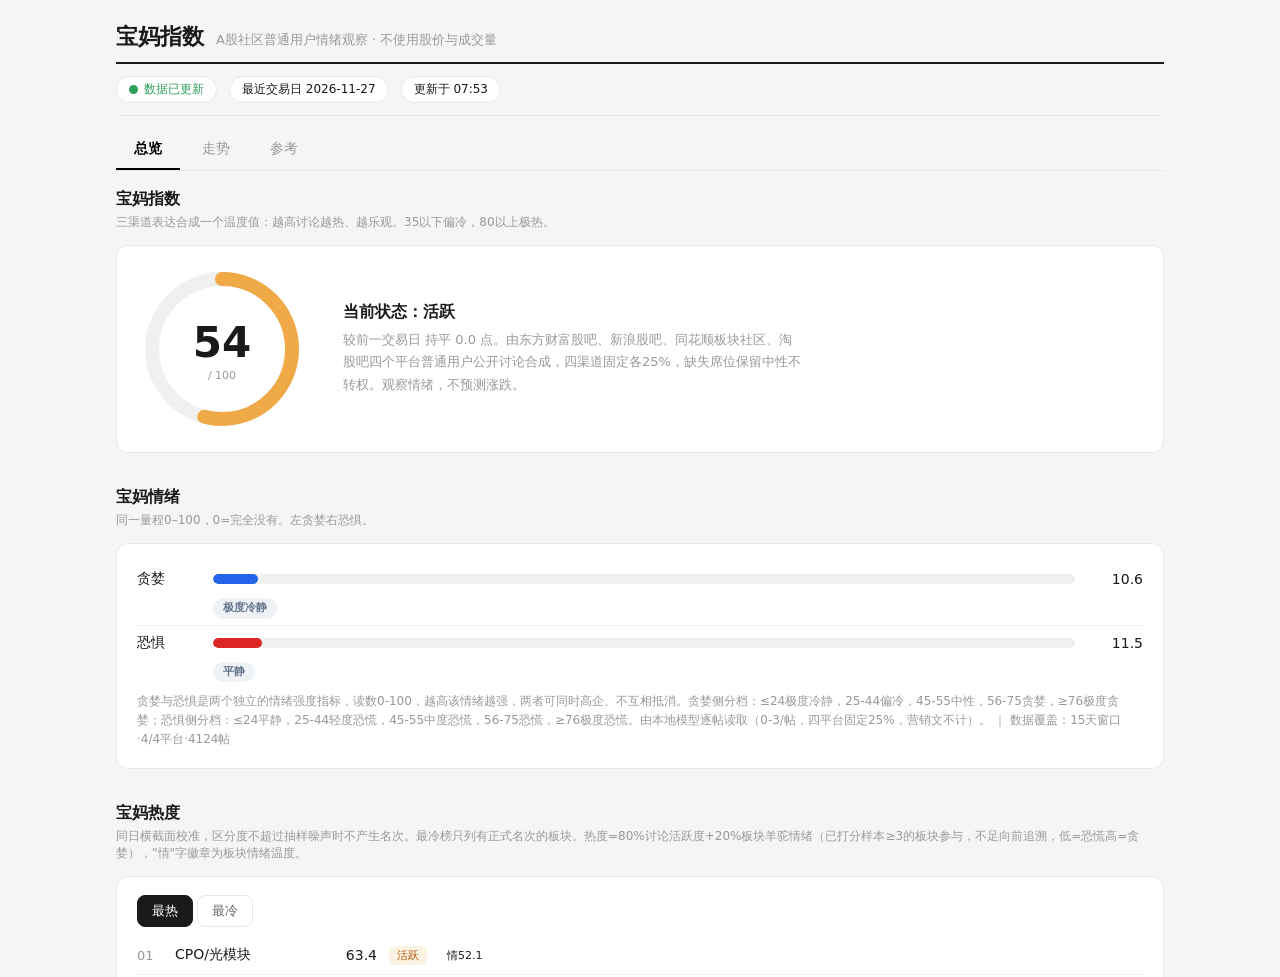
<file: index.html>
<!DOCTYPE html>
<html lang="zh-CN">
<head>
<meta charset="utf-8">
<title>宝妈指数</title>
<meta http-equiv="refresh" content="0; url=dashboard.html">
<meta name="viewport" content="width=device-width, initial-scale=1">
<style>body{font-family:system-ui,sans-serif;background:#f5f5f4;color:#1a1a1a;display:flex;min-height:100vh;margin:0;align-items:center;justify-content:center}a{color:#dc2626}</style>
</head>
<body><p>正在打开 <a href="dashboard.html">宝妈指数</a>…</p></body>
</html>
</file>
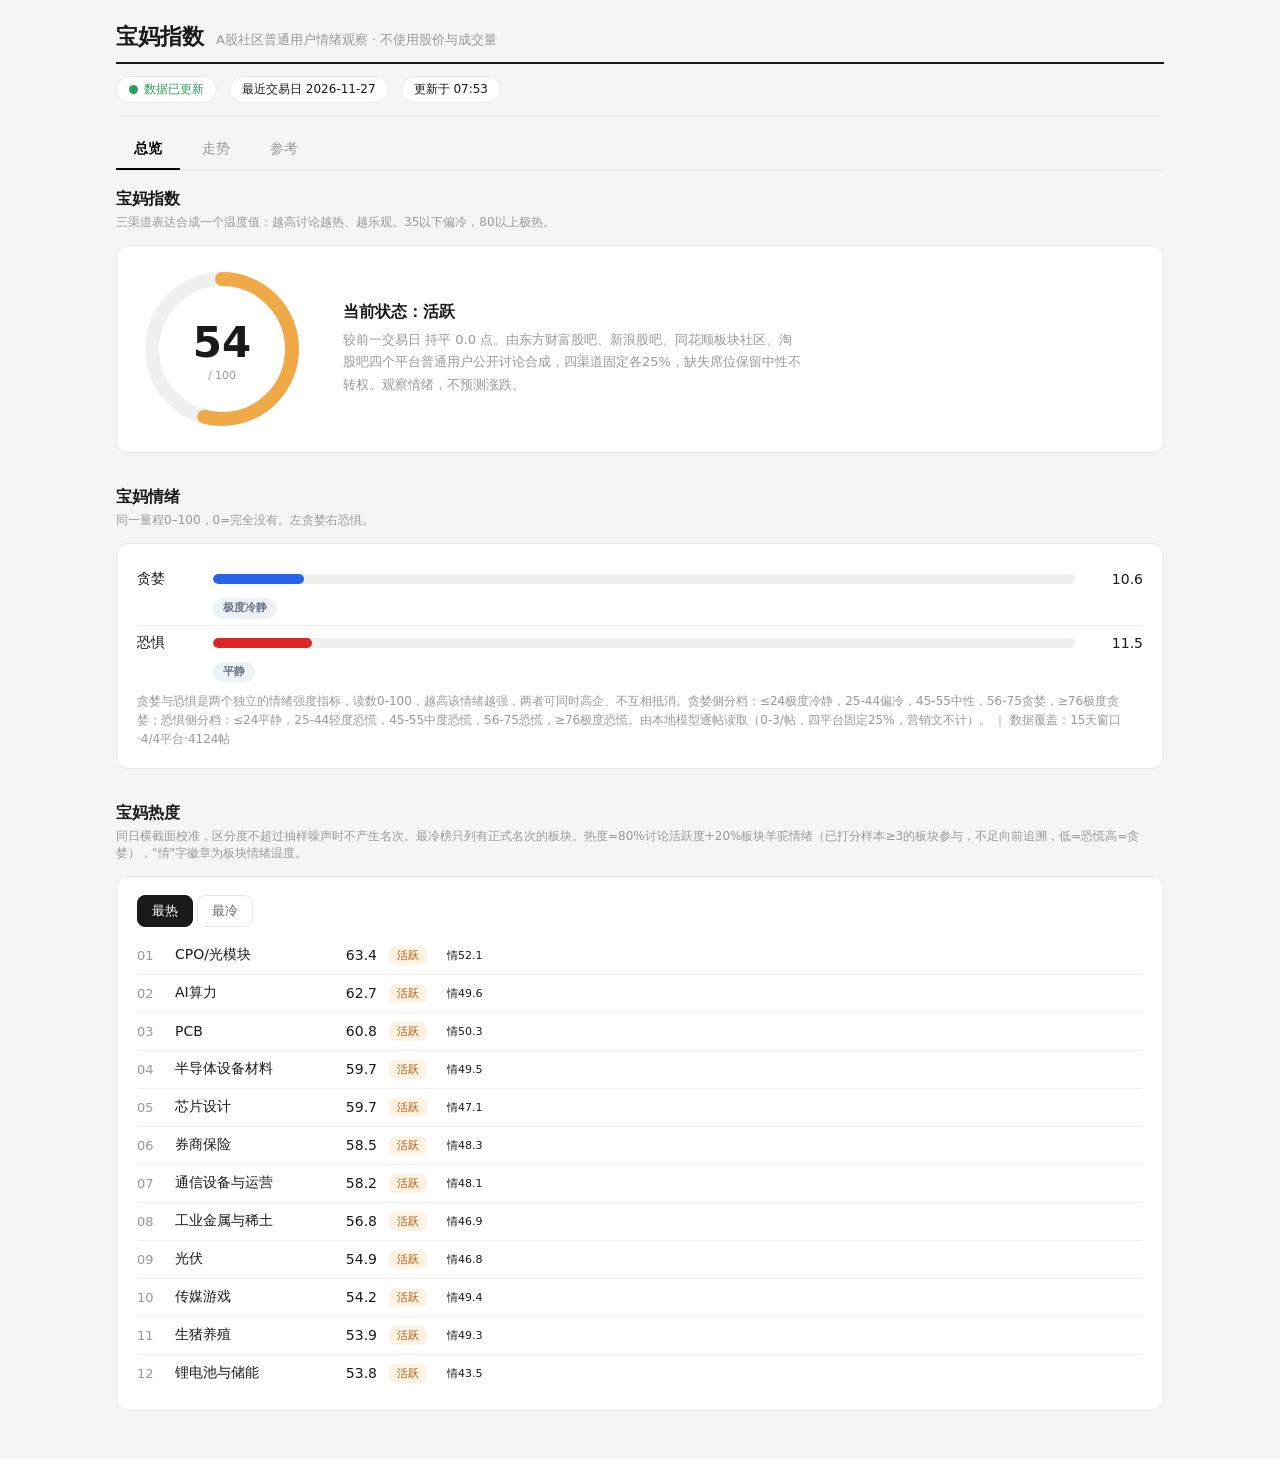
<file: dashboard.html>
<!DOCTYPE html>
<html lang="zh-CN">
<head>
<meta charset="utf-8">
<meta name="viewport" content="width=device-width, initial-scale=1">
<title>宝妈指数</title>
<meta name="theme-color" content="#dc2626">
<meta name="apple-mobile-web-app-capable" content="yes">
<meta name="apple-mobile-web-app-status-bar-style" content="default">
<meta name="apple-mobile-web-app-title" content="宝妈指数">
<link rel="manifest" href="manifest.webmanifest">
<link rel="icon" href="icon-192.png" sizes="192x192">
<link rel="apple-touch-icon" href="icon-192.png">
<link rel="stylesheet" href="styles.css">
</head>
<body>
<div class="wrap">

  <header class="brand"><h1>宝妈指数</h1><small>A股社区普通用户情绪观察 · 不使用股价与成交量</small></header>

  <div class="statusbar">
    <span class="pill"><span class="lamp idle" id="lamp"></span><span class="statxt idle" id="statxt">等待首次更新</span></span>
    <span class="pill" id="daypill">最近交易日 --</span>
    <span class="pill" id="timepill">更新于 --:--</span>
  </div>

  <div class="tabs">
    <button class="tab on" data-p="p-all">总览</button>
    <button class="tab" data-p="p-trend">走势</button>
    <button class="tab" data-p="p-ref">参考</button>
  </div>

  <div class="panel on" id="p-all">
    <h2>宝妈指数</h2>
    <p class="sub" id="gauge-sub">三渠道表达合成一个温度值：越高讨论越热、越乐观。35以下偏冷，80以上极热。</p>
    <div class="card hero">
      <svg width="170" height="170" viewBox="0 0 170 170" id="gauge-svg"></svg>
      <div>
        <div class="state" id="gauge-state">--</div>
        <div class="desc" id="gauge-desc"></div>
      </div>
    </div>

    <h2>宝妈情绪</h2>
    <p class="sub">同一量程0–100，0=完全没有。左贪婪右恐惧。</p>
    <div class="card">
      <div class="gfrow">
        <span class="gflabel">贪婪</span>
        <div class="bar gbar"><i id="gbar-i"></i></div>
        <span class="num" id="gval">--</span>
      </div>
      <div class="gfchiprow"><span class="gfchip" id="gval-tier"></span><span class="gfchip" id="gval-pct" style="display:none;margin-left:6px"></span></div>
      <div class="gfrow" style="border-top:1px solid #f0f0ee">
        <span class="gflabel">恐惧</span>
        <div class="bar fbar"><i id="fbar-i"></i></div>
        <span class="num" id="fval">--</span>
      </div>
      <div class="gfchiprow"><span class="gfchip" id="fval-tier"></span><span class="gfchip" id="fval-pct" style="display:none;margin-left:6px"></span></div>
      <div class="muted note" id="gf-note">贪婪=热度/方向/强度/追涨/新手/关注六项均值经Sigmoid放大（中心50、坡度4）：略高于中性的活跃市即显示60上下，80以上才是亢奋。恐惧=恐慌原始分。两者同量程0–100、0为基准。仅显示端合成，评分口径不变。</div>
    </div>

    <h2>宝妈热度</h2>
    <p class="sub">同日横截面校准，区分度不超过抽样噪声时不产生名次。最冷榜只列有正式名次的板块。热度=80%讨论活跃度+20%板块羊驼情绪（已打分样本≥3的板块参与，不足向前追溯，低=恐慌高=贪婪），"情"字徽章为板块情绪温度。</p>
    <div class="card">
      <div class="subtabs">
        <button class="subtab on" data-t="hot">最热</button>
        <button class="subtab" data-t="cold">最冷</button>
      </div>
      <div id="ranklist"></div>
    </div>
  </div>

  <div class="panel" id="p-trend">
    <h2>宝妈地图</h2>
    <p class="sub">横轴看多空方向，纵轴看板块综合热度；先做渠道内同日校准，再让四个渠道各占25%。</p>
    <div class="smap-summary" id="smap-summary"></div>
    <div class="smap-shell" id="smap"></div>
    <div class="muted note">圆点越大，最近三个交易日有效样本越多。纵轴以帖子数量和参与活跃为主；情绪方向与躁动度在点位旁小字显示。</div>
  </div>

  <div class="panel" id="p-ref">
    <h2>羊驼抽检</h2>
  <div class="muted note">每轮从羊驼已打分帖子中确定性抽取 24 条（强方向8、强情绪8、营销文4、平静帖4），供人工核对模型读向与情绪质量。标题来自公开论坛帖子。</div>
  <div class="card" id="llmaudit" style="padding:6px 12px"></div>
  <h2>指数参考</h2>
    <p class="sub">原三口径拆解，仅备查。三者同质化高，日常看宝妈指数即可。</p>
    <div class="grid trio" id="trio"></div>

    <h2>宝妈曲线</h2>
    <p class="sub">历史综合温度走势，单日一点。</p>
    <div class="card">
      <svg class="chart" id="history-svg" viewBox="0 0 960 220" preserveAspectRatio="none"></svg>
      <div class="muted small" id="history-range"></div>
    </div>
  </div>

</div>
<script src="data.js"></script>
<script src="dashboard.js"></script>
<script>
if ("serviceWorker" in navigator) {
  window.addEventListener("load", function () {
    navigator.serviceWorker.register("sw.js").catch(function () {});
  });
}
</script>
</body>
</html>
</file>
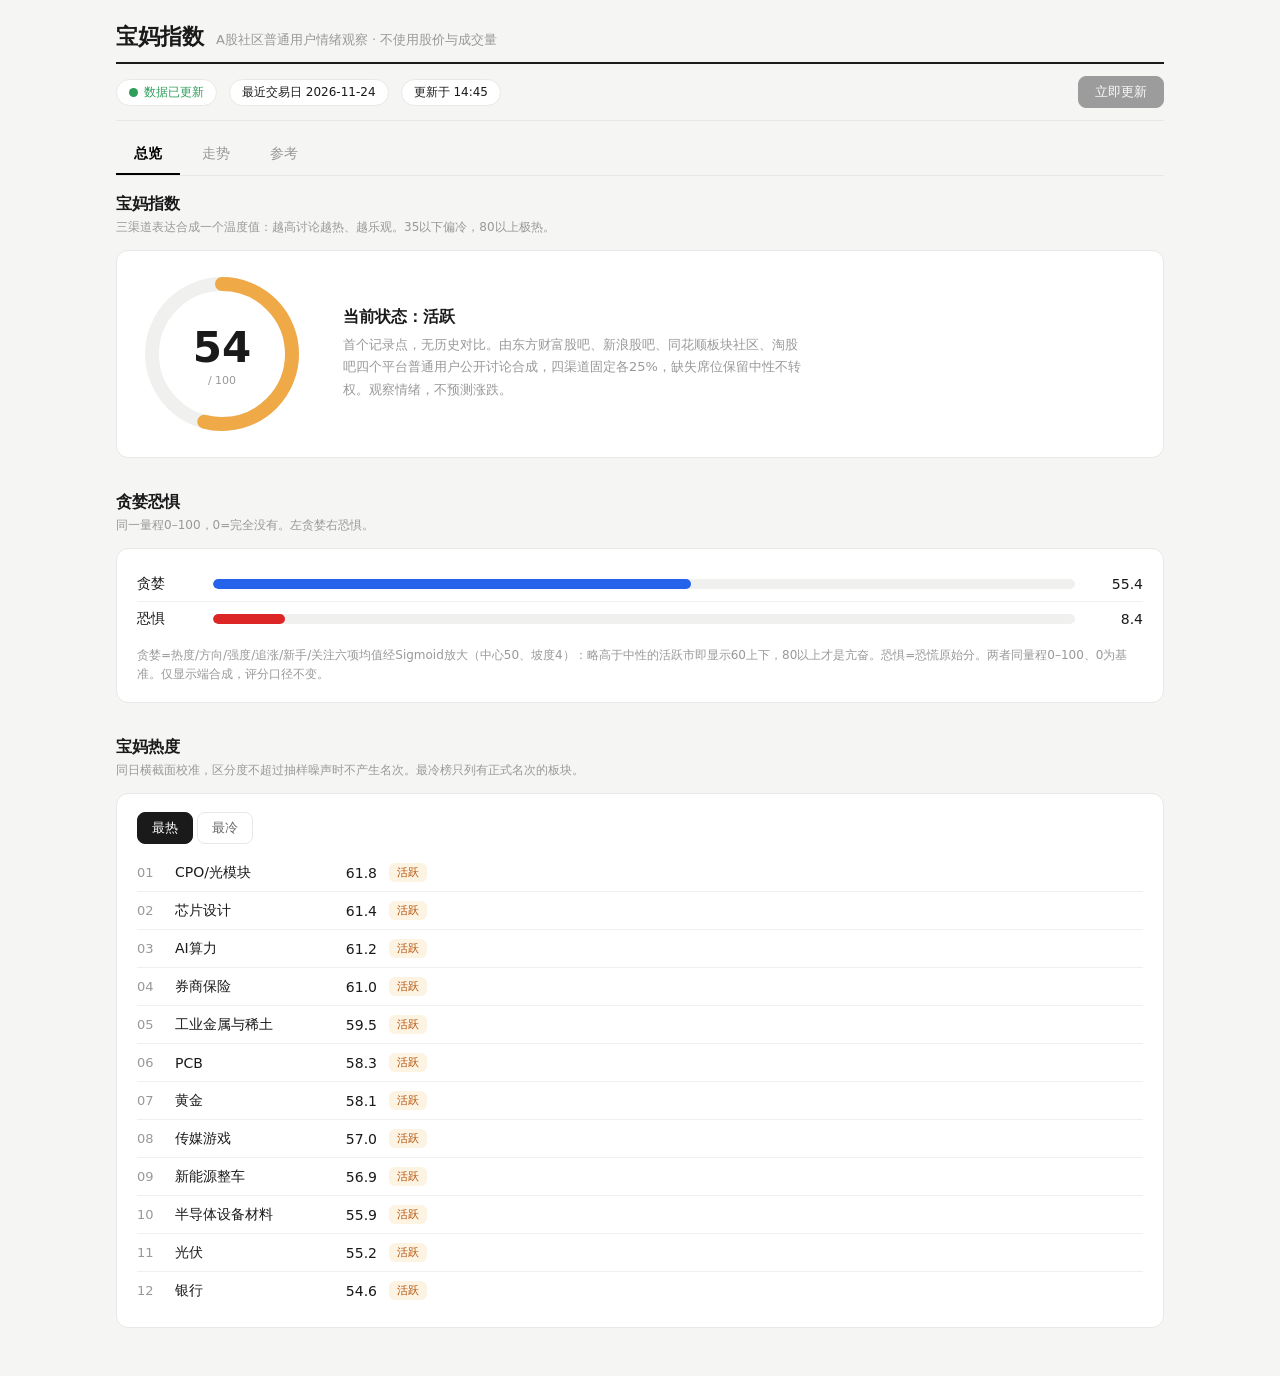
<file: bmsx_index_mobile/dashboard.html>
<!DOCTYPE html>
<html lang="zh-CN">
<head>
<meta charset="utf-8">
<meta name="viewport" content="width=device-width, initial-scale=1">
<title>宝妈指数</title>
<meta name="theme-color" content="#dc2626">
<meta name="apple-mobile-web-app-capable" content="yes">
<meta name="apple-mobile-web-app-status-bar-style" content="default">
<meta name="apple-mobile-web-app-title" content="宝妈指数">
<link rel="manifest" href="manifest.webmanifest">
<link rel="icon" href="icon-192.png" sizes="192x192">
<link rel="apple-touch-icon" href="icon-192.png">
<link rel="stylesheet" href="styles.css">
</head>
<body>
<div class="wrap">

  <header class="brand"><h1>宝妈指数</h1><small>A股社区普通用户情绪观察 · 不使用股价与成交量</small></header>

  <div class="statusbar">
    <span class="pill"><span class="lamp idle" id="lamp"></span><span class="statxt idle" id="statxt">等待首次更新</span></span>
    <span class="pill" id="daypill">最近交易日 --</span>
    <span class="pill" id="timepill">更新于 --:--</span>
    <div class="progress" id="progwrap"><i id="prog"></i></div>
    <div class="grow"></div>
    <button class="btn" id="btnupd">立即更新</button>
  </div>

  <div class="tabs">
    <button class="tab on" data-p="p-all">总览</button>
    <button class="tab" data-p="p-trend">走势</button>
    <button class="tab" data-p="p-ref">参考</button>
  </div>

  <div class="panel on" id="p-all">
    <h2>宝妈指数</h2>
    <p class="sub" id="gauge-sub">三渠道表达合成一个温度值：越高讨论越热、越乐观。35以下偏冷，80以上极热。</p>
    <div class="card hero">
      <svg width="170" height="170" viewBox="0 0 170 170" id="gauge-svg"></svg>
      <div>
        <div class="state" id="gauge-state">--</div>
        <div class="desc" id="gauge-desc"></div>
      </div>
    </div>

    <h2>贪婪恐惧</h2>
    <p class="sub">同一量程0–100，0=完全没有。左贪婪右恐惧。</p>
    <div class="card">
      <div class="gfrow">
        <span class="gflabel">贪婪</span>
        <div class="bar gbar"><i id="gbar-i"></i></div>
        <span class="num" id="gval">--</span>
      </div>
      <div class="gfrow" style="border-top:1px solid #f0f0ee">
        <span class="gflabel">恐惧</span>
        <div class="bar fbar"><i id="fbar-i"></i></div>
        <span class="num" id="fval">--</span>
      </div>
      <div class="muted note">贪婪=热度/方向/强度/追涨/新手/关注六项均值经Sigmoid放大（中心50、坡度4）：略高于中性的活跃市即显示60上下，80以上才是亢奋。恐惧=恐慌原始分。两者同量程0–100、0为基准。仅显示端合成，评分口径不变。</div>
    </div>

    <h2>宝妈热度</h2>
    <p class="sub">同日横截面校准，区分度不超过抽样噪声时不产生名次。最冷榜只列有正式名次的板块。</p>
    <div class="card">
      <div class="subtabs">
        <button class="subtab on" data-t="hot">最热</button>
        <button class="subtab" data-t="cold">最冷</button>
      </div>
      <div id="ranklist"></div>
    </div>
  </div>

  <div class="panel" id="p-trend">
    <h2>宝妈地图</h2>
    <p class="sub">横轴看多空方向，纵轴看板块综合热度；先做渠道内同日校准，再让四个渠道各占25%。</p>
    <div class="smap-summary" id="smap-summary"></div>
    <div class="smap-shell" id="smap"></div>
    <div class="muted note">圆点越大，最近三个交易日有效样本越多。纵轴以帖子数量和参与活跃为主；情绪方向与躁动度在点位旁小字显示。</div>
  </div>

  <div class="panel" id="p-ref">
    <h2>原帖抽样</h2>
    <p class="sub">营销号、认证号、重复文本已剔除；作者每日限3帖防刷屏刷分。此处仅抽样。</p>
    <div class="card" id="posts"></div>

    <h2>指数参考</h2>
    <p class="sub">原三口径拆解，仅备查。三者同质化高，日常看宝妈指数即可。</p>
    <div class="grid trio" id="trio"></div>

    <h2>宝妈曲线</h2>
    <p class="sub">历史综合温度走势，单日一点。</p>
    <div class="card">
      <svg class="chart" id="history-svg" viewBox="0 0 960 220" preserveAspectRatio="none"></svg>
      <div class="muted small" id="history-range"></div>
    </div>
  </div>

</div>
<script src="data.js"></script>
<script src="dashboard.js"></script>
<script>
if ("serviceWorker" in navigator) {
  window.addEventListener("load", function () {
    navigator.serviceWorker.register("sw.js").catch(function () {});
  });
}
</script>
</body>
</html>
</file>
<file: styles.css>
/* 宝妈指数 GUI — 表现层样式（评分/采集/聚合逻辑不在本文件） */
:root{--ink:#1a1a1a;--line:#e8e8e6;--mut:#999;--hot:#dc2626;--warm:#b45309;--ok:#2e9e5b;--blue:#2563eb}
*{box-sizing:border-box}
body{font-family:system-ui,-apple-system,"Segoe UI","Microsoft YaHei",sans-serif;background:#f5f5f4;margin:0;color:var(--ink)}
.wrap{max-width:1080px;margin:0 auto;padding:0 16px 48px}
header.brand{display:flex;align-items:baseline;gap:12px;padding:22px 0 10px;border-bottom:2px solid var(--ink)}
header.brand h1{font-size:22px;margin:0}
header.brand small{color:var(--mut);font-size:13px}
.statusbar{display:flex;align-items:center;gap:12px;padding:12px 0;border-bottom:1px solid var(--line);flex-wrap:wrap}
.pill{display:inline-flex;align-items:center;gap:6px;font-size:12px;padding:4px 12px;border:1px solid var(--line);border-radius:999px;background:#fff}
.lamp{width:9px;height:9px;border-radius:50%}
.lamp.ok{background:var(--ok)}.lamp.run{background:#d97706}.lamp.bad{background:var(--hot)}.lamp.idle{background:#bbb}
.statxt.ok{color:var(--ok)}.statxt.run{color:#b45309}.statxt.bad{color:var(--hot)}.statxt.idle{color:#999}
.grow{flex:1}
.tabs{display:flex;gap:4px;padding:14px 0 0;border-bottom:1px solid var(--line);position:sticky;top:0;background:#f5f5f4;z-index:10}
.tab{font:inherit;font-size:14px;padding:10px 18px;background:none;border:none;color:#999;cursor:pointer;border-bottom:2px solid transparent}
.tab.on{color:#000;font-weight:600;border-bottom-color:#000}
.panel{display:none;padding-top:4px}
.panel.on{display:block}
.panel h2{margin:34px 0 4px;font-size:16px}
.panel h2:first-child{margin-top:14px}
.panel .card{margin-top:2px}
.sub{font-size:12px;color:var(--mut);margin:0 0 14px}
.card{border:1px solid var(--line);border-radius:12px;padding:18px 20px;background:#fff}
.muted{color:var(--mut)}
.note{font-size:12px;margin-top:10px;line-height:1.6}
.small{font-size:12px;margin-top:8px}
.hero{display:flex;gap:36px;align-items:center;flex-wrap:wrap}
.hero .state{font-size:16px;font-weight:600}
.hero .desc{font-size:13px;color:var(--mut);line-height:1.7;max-width:460px;margin-top:6px}
.gfrow{display:grid;grid-template-columns:64px 1fr 56px;gap:12px;align-items:center;padding:8px 0}
.gflabel{font-size:14px}
.gfchiprow{margin:0 0 6px 76px}
.gfchip{display:inline-block;font-size:11px;font-weight:600;padding:2px 10px;border-radius:999px;white-space:nowrap;line-height:1.5}
.bar{height:10px;border-radius:5px;background:#f0f0ee;overflow:hidden}
.bar i{display:block;height:100%;border-radius:5px;width:0;transition:width .4s ease}
.gbar i{background:var(--blue)}
.fbar i{background:var(--hot)}
.num{width:56px;text-align:right;font-size:14px}
.subtabs{display:flex;gap:4px;margin-bottom:10px}
.subtab{font:inherit;font-size:13px;padding:6px 14px;border-radius:8px;border:1px solid var(--line);background:#fff;color:#666;cursor:pointer}
.subtab.on{background:var(--ink);color:#fff;border-color:var(--ink)}
.row{display:flex;align-items:center;gap:12px;padding:9px 0;border-bottom:1px solid #f0f0ee}
.row:last-child{border:none}
.rank{width:26px;font-size:13px;color:var(--mut)}
.name{width:130px;font-size:14px;white-space:nowrap;overflow:hidden;text-overflow:ellipsis}
.num2{width:48px;text-align:right;font-size:14px}
.tag{font-size:11px;padding:2px 8px;border-radius:6px;white-space:nowrap}
.tag.hot{color:var(--hot);background:#fdecec}.tag.warm{color:var(--warm);background:#fdf3e3}.tag.cold{color:#888;background:#f2f2f0}
.smap-summary{display:grid;grid-template-columns:repeat(4,1fr);gap:10px;margin-bottom:14px}
.qcard{padding:12px 14px;border:1px solid var(--line);border-radius:12px;background:#fff;box-shadow:inset 3px 0 0 #bbb}
.qcard.is-hot-bull{box-shadow:inset 3px 0 0 #de684e}
.qcard.is-hot-bear{box-shadow:inset 3px 0 0 #efa946}
.qcard.is-cool-bull{box-shadow:inset 3px 0 0 #2d9278}
.qcard.is-cool-bear{box-shadow:inset 3px 0 0 #78918a}
.qcard span{display:block;color:var(--mut);font-size:12px}
.qcard strong{display:block;margin:4px 0 2px;font-size:24px}
.qcard small{color:var(--mut);font-size:11px}
.smap-shell{position:relative;height:520px;border:1px solid var(--line);border-radius:16px;overflow:hidden;background:#fff}
.smap-quad{position:absolute;width:50%}
.smap-quad span{position:absolute;font-size:15px;font-weight:700;color:rgba(0,0,0,.16)}
.smap-quad.is-hot-bear{left:0;top:0;background:rgba(239,169,70,.05)}
.smap-quad.is-hot-bull{right:0;top:0;background:rgba(222,104,78,.05)}
.smap-quad.is-cool-bear{left:0;background:rgba(120,145,138,.05)}
.smap-quad.is-cool-bull{right:0;background:rgba(45,146,120,.05)}
.smap-quad.is-hot-bear span{left:14px;top:12px}
.smap-quad.is-hot-bull span{right:14px;top:12px}
.smap-quad.is-cool-bear span{left:14px;bottom:12px}
.smap-quad.is-cool-bull span{right:14px;bottom:12px}
.smap-axis{position:absolute;font-size:11px;color:#aaa}
.smap-axis.is-x{left:0;right:0;border-top:1px dashed #ddd;display:flex;justify-content:space-between;padding:4px 10px}
.smap-axis.is-y{top:0;bottom:0;left:50%;border-left:1px dashed #ddd}
.smap-axis.is-y span{position:absolute;left:6px}
.smap-axis.is-y .is-high{top:6px}
.smap-axis.is-y .is-low{bottom:6px}
.smap-axis.is-y strong{position:absolute;left:6px;font-weight:600;color:#888}
.smap-point{position:absolute;transform:translate(-50%,-50%);background:none;border:none;cursor:pointer;text-align:center;font:inherit;padding:0}
.smap-point i{display:block;width:var(--pt,20px);height:var(--pt,20px);border-radius:50%;background:var(--pc,#efa946);margin:0 auto;border:2px solid #fff;box-shadow:0 1px 3px rgba(0,0,0,.25)}
.smap-point strong{position:absolute;top:50%;transform:translateY(-50%);font-size:11px;font-weight:600;color:#1a1a1a;white-space:nowrap;text-shadow:0 0 3px #fff,0 0 3px #fff,0 0 3px #fff}
.post{padding:12px 0;border-bottom:1px solid #f0f0ee;display:grid;grid-template-columns:86px 1fr;gap:12px}
.post:last-child{border:none}
.ptext{font-size:14px;line-height:1.6}
.pmeta{font-size:12px;color:var(--mut);margin-top:5px;display:flex;gap:8px;flex-wrap:wrap}
.sent.pos{color:var(--ok);background:#eafaf0}.sent.neg{color:var(--hot);background:#fdecec}.sent.mid{color:#666;background:#f2f2f0}
.grid{display:grid;gap:12px}
.trio{grid-template-columns:repeat(3,1fr)}
.tcard{text-align:center}
.tcard .tlabel{font-size:12px;color:#999}
.tcard .tval{font-size:30px;font-weight:600;margin-top:4px}
.tcard .tcap{font-size:11px;color:#999;margin-top:8px;line-height:1.6}
.chart{width:100%;height:auto;display:block}
/* ===== 手机适配（追加层，桌面断点以上零变化） ===== */
@media(max-width:760px){
.wrap{padding:0 10px 32px}
header.brand h1{font-size:19px}
header.brand small{font-size:11px}
.statusbar{gap:8px;padding:10px 0}
.pill{font-size:11px;padding:3px 10px}
.tabs{gap:2px}
.tab{flex:1;text-align:center;padding:12px 6px;font-size:15px}
.panel h2{font-size:15px;margin:26px 0 4px}
.card{padding:14px 14px;border-radius:10px}
.hero{gap:16px;justify-content:center;text-align:center}
.hero .desc{max-width:none}
.hero svg{width:150px;height:150px}
.gfrow{grid-template-columns:48px 1fr 44px;gap:8px}
.gfchiprow{margin-left:56px}
.gflabel{font-size:13px}
.num{font-size:13px;width:44px}
.subtab{padding:8px 16px;font-size:14px}
.row{gap:8px;padding:10px 0}
.rank{width:22px;font-size:12px}
.name{width:84px;font-size:13px}
.num2{width:40px;font-size:13px}
.tag{font-size:10px}
.smap-summary{grid-template-columns:repeat(2,1fr);gap:8px}
.qcard{padding:10px 12px}
.qcard strong{font-size:20px}
.smap-shell{height:64vh;min-height:380px;border-radius:12px}
.smap-quad span{font-size:12px}
.smap-point strong{font-size:10px}
.post{grid-template-columns:1fr;gap:4px}
.trio{grid-template-columns:1fr}
.tcard .tval{font-size:26px}
.note{font-size:11px}
}
</file>
<file: bmsx_index_mobile/styles.css>
/* 宝妈指数 GUI — 表现层样式（评分/采集/聚合逻辑不在本文件） */
:root{--ink:#1a1a1a;--line:#e8e8e6;--mut:#999;--hot:#dc2626;--warm:#b45309;--ok:#2e9e5b;--blue:#2563eb}
*{box-sizing:border-box}
body{font-family:system-ui,-apple-system,"Segoe UI","Microsoft YaHei",sans-serif;background:#f5f5f4;margin:0;color:var(--ink)}
.wrap{max-width:1080px;margin:0 auto;padding:0 16px 48px}
header.brand{display:flex;align-items:baseline;gap:12px;padding:22px 0 10px;border-bottom:2px solid var(--ink)}
header.brand h1{font-size:22px;margin:0}
header.brand small{color:var(--mut);font-size:13px}
.statusbar{display:flex;align-items:center;gap:12px;padding:12px 0;border-bottom:1px solid var(--line);flex-wrap:wrap}
.pill{display:inline-flex;align-items:center;gap:6px;font-size:12px;padding:4px 12px;border:1px solid var(--line);border-radius:999px;background:#fff}
.lamp{width:9px;height:9px;border-radius:50%}
.lamp.ok{background:var(--ok)}.lamp.run{background:#d97706}.lamp.bad{background:var(--hot)}.lamp.idle{background:#bbb}
.statxt.ok{color:var(--ok)}.statxt.run{color:#b45309}.statxt.bad{color:var(--hot)}.statxt.idle{color:#999}
.progress{height:4px;border-radius:2px;background:#f0f0ee;overflow:hidden;width:180px;display:none}
.progress i{display:block;height:100%;width:0;background:#d97706;transition:width .15s linear}
.grow{flex:1}
.btn{font:inherit;font-size:13px;padding:6px 16px;border-radius:8px;border:1px solid var(--ink);background:var(--ink);color:#fff;cursor:pointer}
.btn:disabled{opacity:.4;cursor:default}
.tabs{display:flex;gap:4px;padding:14px 0 0;border-bottom:1px solid var(--line);position:sticky;top:0;background:#f5f5f4;z-index:10}
.tab{font:inherit;font-size:14px;padding:10px 18px;background:none;border:none;color:#999;cursor:pointer;border-bottom:2px solid transparent}
.tab.on{color:#000;font-weight:600;border-bottom-color:#000}
.panel{display:none;padding-top:4px}
.panel.on{display:block}
.panel h2{margin:34px 0 4px;font-size:16px}
.panel h2:first-child{margin-top:14px}
.panel .card{margin-top:2px}
.sub{font-size:12px;color:var(--mut);margin:0 0 14px}
.card{border:1px solid var(--line);border-radius:12px;padding:18px 20px;background:#fff}
.muted{color:var(--mut)}
.note{font-size:12px;margin-top:10px;line-height:1.6}
.small{font-size:12px;margin-top:8px}
.hero{display:flex;gap:36px;align-items:center;flex-wrap:wrap}
.hero .state{font-size:16px;font-weight:600}
.hero .desc{font-size:13px;color:var(--mut);line-height:1.7;max-width:460px;margin-top:6px}
.gfrow{display:grid;grid-template-columns:64px 1fr 56px;gap:12px;align-items:center;padding:8px 0}
.gflabel{font-size:14px}
.bar{height:10px;border-radius:5px;background:#f0f0ee;overflow:hidden}
.bar i{display:block;height:100%;border-radius:5px;width:0;transition:width .4s ease}
.gbar i{background:var(--blue)}
.fbar i{background:var(--hot)}
.num{width:56px;text-align:right;font-size:14px}
.subtabs{display:flex;gap:4px;margin-bottom:10px}
.subtab{font:inherit;font-size:13px;padding:6px 14px;border-radius:8px;border:1px solid var(--line);background:#fff;color:#666;cursor:pointer}
.subtab.on{background:var(--ink);color:#fff;border-color:var(--ink)}
.row{display:flex;align-items:center;gap:12px;padding:9px 0;border-bottom:1px solid #f0f0ee}
.row:last-child{border:none}
.rank{width:26px;font-size:13px;color:var(--mut)}
.name{width:130px;font-size:14px;white-space:nowrap;overflow:hidden;text-overflow:ellipsis}
.num2{width:48px;text-align:right;font-size:14px}
.tag{font-size:11px;padding:2px 8px;border-radius:6px;white-space:nowrap}
.tag.hot{color:var(--hot);background:#fdecec}.tag.warm{color:var(--warm);background:#fdf3e3}.tag.cold{color:#888;background:#f2f2f0}
.smap-summary{display:grid;grid-template-columns:repeat(4,1fr);gap:10px;margin-bottom:14px}
.qcard{padding:12px 14px;border:1px solid var(--line);border-radius:12px;background:#fff;box-shadow:inset 3px 0 0 #bbb}
.qcard.is-hot-bull{box-shadow:inset 3px 0 0 #de684e}
.qcard.is-hot-bear{box-shadow:inset 3px 0 0 #efa946}
.qcard.is-cool-bull{box-shadow:inset 3px 0 0 #2d9278}
.qcard.is-cool-bear{box-shadow:inset 3px 0 0 #78918a}
.qcard span{display:block;color:var(--mut);font-size:12px}
.qcard strong{display:block;margin:4px 0 2px;font-size:24px}
.qcard small{color:var(--mut);font-size:11px}
.smap-shell{position:relative;height:520px;border:1px solid var(--line);border-radius:16px;overflow:hidden;background:#fff}
.smap-quad{position:absolute;width:50%}
.smap-quad span{position:absolute;font-size:15px;font-weight:700;color:rgba(0,0,0,.16)}
.smap-quad.is-hot-bear{left:0;top:0;background:rgba(239,169,70,.05)}
.smap-quad.is-hot-bull{right:0;top:0;background:rgba(222,104,78,.05)}
.smap-quad.is-cool-bear{left:0;background:rgba(120,145,138,.05)}
.smap-quad.is-cool-bull{right:0;background:rgba(45,146,120,.05)}
.smap-quad.is-hot-bear span{left:14px;top:12px}
.smap-quad.is-hot-bull span{right:14px;top:12px}
.smap-quad.is-cool-bear span{left:14px;bottom:12px}
.smap-quad.is-cool-bull span{right:14px;bottom:12px}
.smap-axis{position:absolute;font-size:11px;color:#aaa}
.smap-axis.is-x{left:0;right:0;border-top:1px dashed #ddd;display:flex;justify-content:space-between;padding:4px 10px}
.smap-axis.is-y{top:0;bottom:0;left:50%;border-left:1px dashed #ddd}
.smap-axis.is-y span{position:absolute;left:6px}
.smap-axis.is-y .is-high{top:6px}
.smap-axis.is-y .is-low{bottom:6px}
.smap-axis.is-y strong{position:absolute;left:6px;font-weight:600;color:#888}
.smap-point{position:absolute;transform:translate(-50%,-50%);background:none;border:none;cursor:pointer;text-align:center;font:inherit;padding:0}
.smap-point i{display:block;width:var(--pt,20px);height:var(--pt,20px);border-radius:50%;background:var(--pc,#efa946);margin:0 auto;border:2px solid #fff;box-shadow:0 1px 3px rgba(0,0,0,.25)}
.smap-point strong{position:absolute;top:50%;transform:translateY(-50%);font-size:11px;font-weight:600;color:#1a1a1a;white-space:nowrap;text-shadow:0 0 3px #fff,0 0 3px #fff,0 0 3px #fff}
.post{padding:12px 0;border-bottom:1px solid #f0f0ee;display:grid;grid-template-columns:86px 1fr;gap:12px}
.post:last-child{border:none}
.ptext{font-size:14px;line-height:1.6}
.pmeta{font-size:12px;color:var(--mut);margin-top:5px;display:flex;gap:8px;flex-wrap:wrap}
.sent.pos{color:var(--ok);background:#eafaf0}.sent.neg{color:var(--hot);background:#fdecec}.sent.mid{color:#666;background:#f2f2f0}
.grid{display:grid;gap:12px}
.trio{grid-template-columns:repeat(3,1fr)}
.tcard{text-align:center}
.tcard .tlabel{font-size:12px;color:#999}
.tcard .tval{font-size:30px;font-weight:600;margin-top:4px}
.tcard .tcap{font-size:11px;color:#999;margin-top:8px;line-height:1.6}
.chart{width:100%;height:auto;display:block}
/* ===== 手机适配（追加层，桌面断点以上零变化） ===== */
@media(max-width:760px){
.wrap{padding:0 10px 32px}
header.brand h1{font-size:19px}
header.brand small{font-size:11px}
.statusbar{gap:8px;padding:10px 0}
.pill{font-size:11px;padding:3px 10px}
.progress{width:100%;flex-basis:100%;order:9;height:5px}
.btn{padding:8px 18px;font-size:14px}
.tabs{gap:2px}
.tab{flex:1;text-align:center;padding:12px 6px;font-size:15px}
.panel h2{font-size:15px;margin:26px 0 4px}
.card{padding:14px 14px;border-radius:10px}
.hero{gap:16px;justify-content:center;text-align:center}
.hero .desc{max-width:none}
.hero svg{width:150px;height:150px}
.gfrow{grid-template-columns:48px 1fr 44px;gap:8px}
.gflabel{font-size:13px}
.num{font-size:13px;width:44px}
.subtab{padding:8px 16px;font-size:14px}
.row{gap:8px;padding:10px 0}
.rank{width:22px;font-size:12px}
.name{width:84px;font-size:13px}
.num2{width:40px;font-size:13px}
.tag{font-size:10px}
.smap-summary{grid-template-columns:repeat(2,1fr);gap:8px}
.qcard{padding:10px 12px}
.qcard strong{font-size:20px}
.smap-shell{height:64vh;min-height:380px;border-radius:12px}
.smap-quad span{font-size:12px}
.smap-point strong{font-size:10px}
.post{grid-template-columns:1fr;gap:4px}
.trio{grid-template-columns:1fr}
.tcard .tval{font-size:26px}
.note{font-size:11px}
}
</file>
